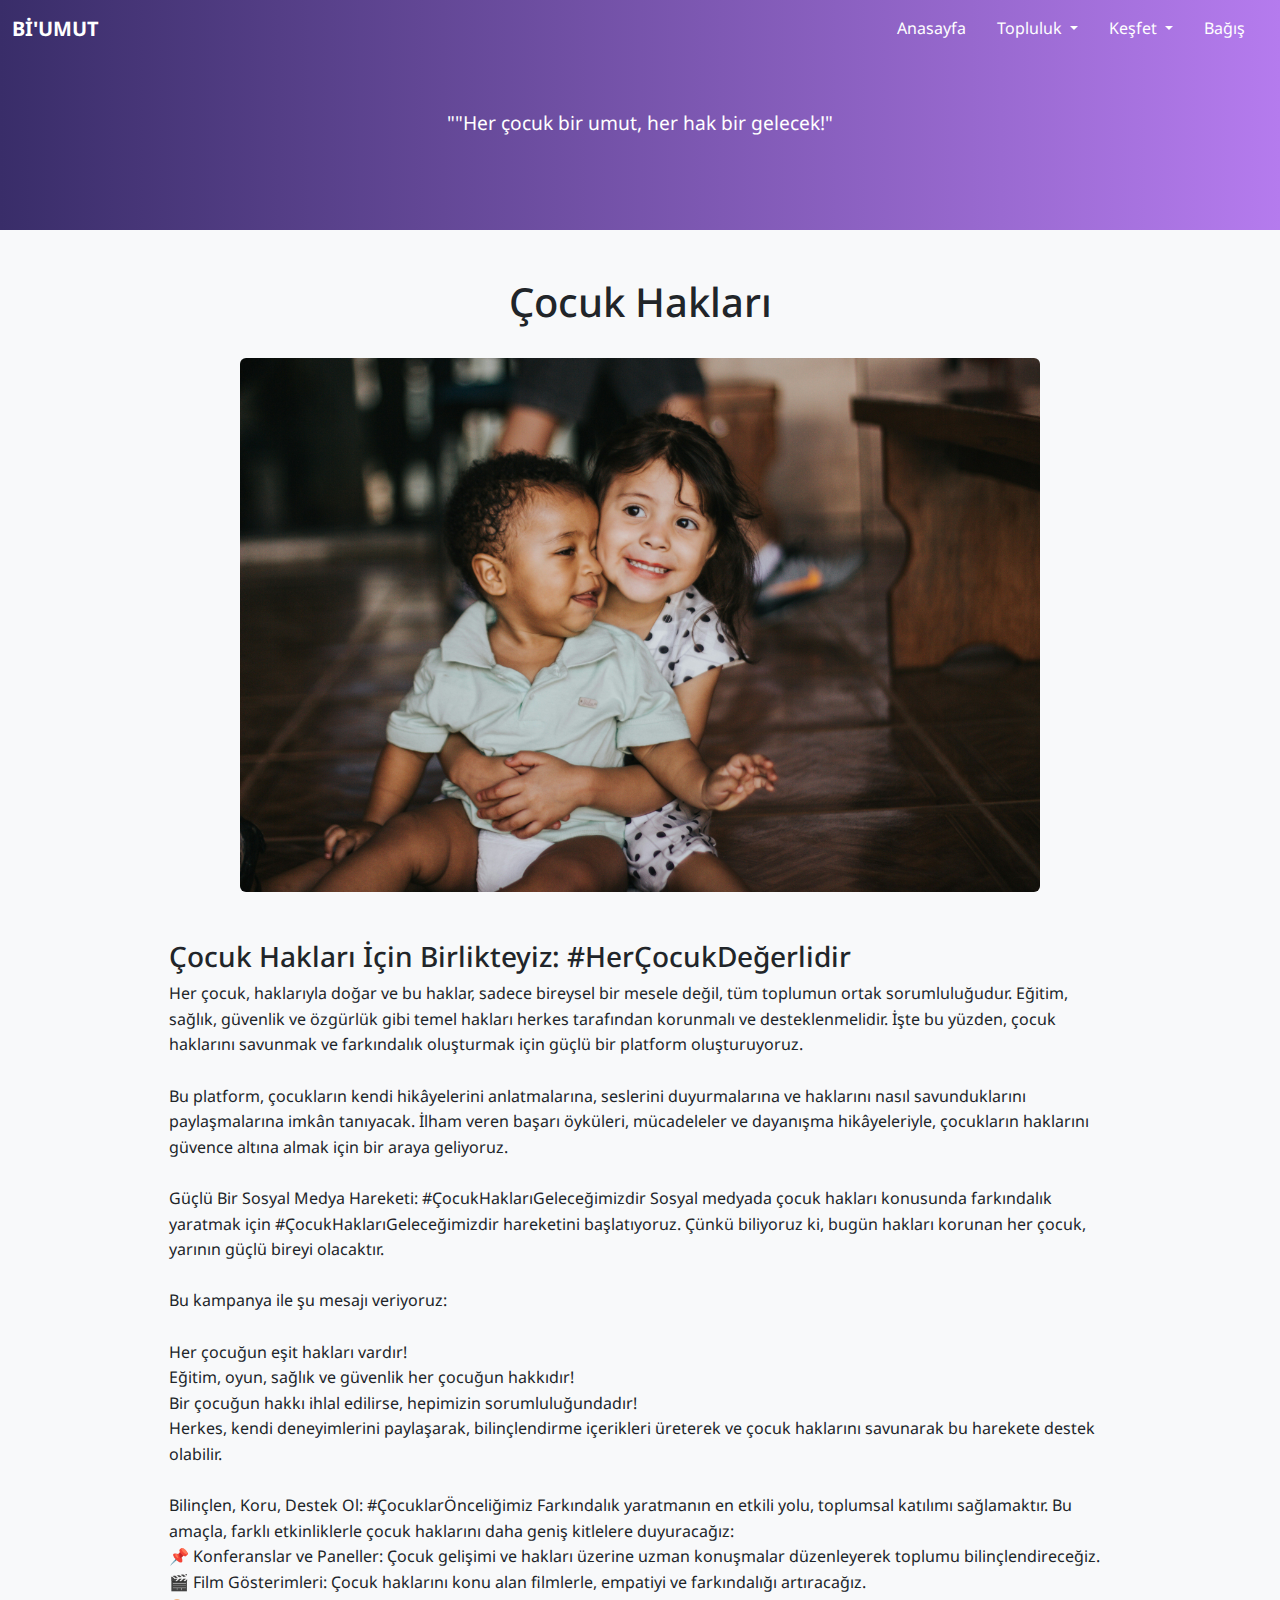
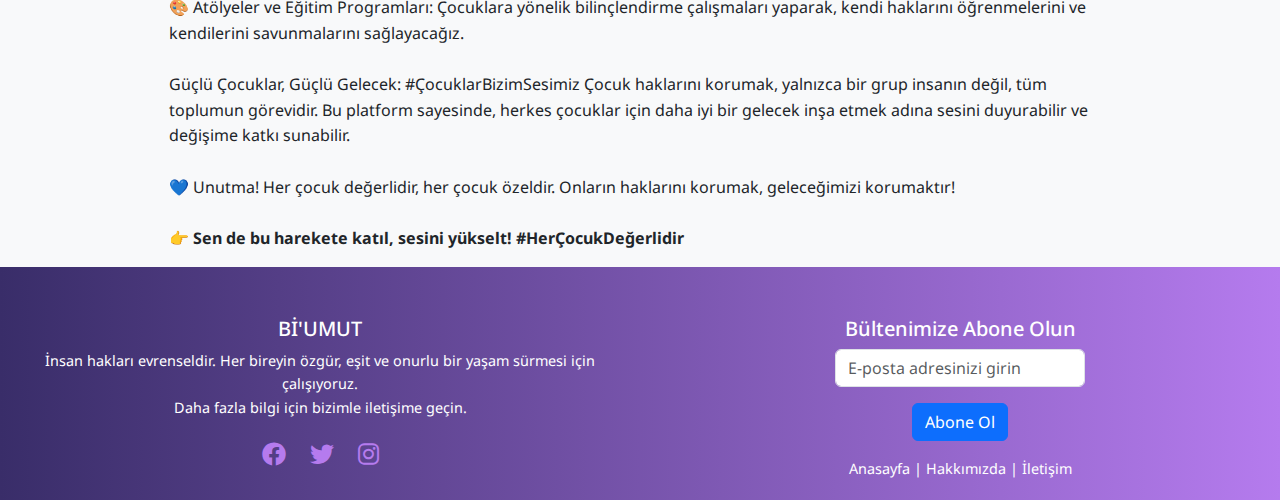
<file: Kodluyoruz Proje/cocukhakları.html>
<!DOCTYPE html>
<html lang="tr">

<head>
    <meta charset="UTF-8" />
    <meta name="viewport" content="width=device-width, initial-scale=1.0" />
    <title>Çocuk Hakları</title>
    <link href="https://cdn.jsdelivr.net/npm/bootstrap@5.3.0-alpha3/dist/css/bootstrap.min.css" rel="stylesheet">
    <link rel="stylesheet" href="https://cdnjs.cloudflare.com/ajax/libs/font-awesome/6.0.0-beta3/css/all.min.css">

    <link rel="stylesheet" href="style.css">
</head>

<body>
    <style>
        .centered-image {
            display: block;
            margin: 0 auto;
        }

        .centered-image {
            display: block;
            margin: 0 auto;
            width: 80;
            /* Resmi %40 küçült */
            max-width: 800px;
        }
    </style>

    <!-- Header -->
    <nav class="navbar navbar-expand-lg">
        <div class="container-fluid">
            <a class="navbar-brand" href="index.html">Bİ'UMUT</a>
            <button class="navbar-toggler" type="button" data-bs-toggle="collapse" data-bs-target="#navbarNavDropdown"
                aria-controls="navbarNavDropdown" aria-expanded="false" aria-label="Toggle navigation">
                <span class="navbar-toggler-icon"></span>
            </button>
            <div class="collapse navbar-collapse" id="navbarNavDropdown">
                <ul class="navbar-nav ms-auto">
                    <li class="nav-item">
                        <a class="nav-link active" aria-current="page" href="index.html">Anasayfa</a>
                    </li>
                    <li class="nav-item dropdown">
                        <a class="nav-link dropdown-toggle" href="#" id="navbarDropdownMenuLink" role="button"
                            data-bs-toggle="dropdown" aria-expanded="false">
                            Topluluk
                        </a>
                        <ul class="dropdown-menu" aria-labelledby="navbarDropdownMenuLink">
                            <li><a class="dropdown-item" href="about.html">Hakkımızda</a></li>
                            <li><a class="dropdown-item" href="contact.html">İletişim</a></li>
                        </ul>
                    </li>
                    <li class="nav-item dropdown">
                        <a class="nav-link dropdown-toggle" href="#" id="navbarDropdownMenuLink2" role="button"
                            data-bs-toggle="dropdown" aria-expanded="false">
                            Keşfet
                        </a>
                        <ul class="dropdown-menu" aria-labelledby="navbarDropdownMenuLink2">

                            <li><a class="dropdown-item" href="kadin_haklari.html">Kadın Hakları</a></li>
                            <li><a class="dropdown-item" href="cocukhakları.html">Çocuk Hakları</a></li>
                            <li><a class="dropdown-item" href="ifadeozgurlugu.html">İfade Özgürlüğü</a></li>
                            <li><a class="dropdown-item" href="mültecihakları.html">Mülteci Hakları</a></li>
                            <li><a class="dropdown-item" href="savasvesivilhaklar.html">Savaş ve Sivil Hakları</a></li>
                            <li><a class="dropdown-item" href="adalet_hukuk.html">Adalet ve Hukuk</a></li>
                        </ul>
                    </li>
                    <li class="nav-item">
                        <a class="nav-link" href="donate.html">Bağış</a>
                    </li>
                </ul>
            </div>
        </div>
    </nav>

    <!-- Hero Section -->
    <div class="hero-section p">
        <p>""Her çocuk bir umut, her hak bir gelecek!"</p>
        <br>
    </div>


    <!-- ana bölüm -->
    <div class="container mt-5 d-flex flex-column align-items-center text-center">
        <h1 class="text-center">Çocuk Hakları</h1>
    </div>

    <!-- Content Section -->
    <div class="container mt-4 text-center">
        <img src="./public/Çocuk Hakları.jpg" class="img-fluid rounded centered-image" alt="Mülteci Hakları" />
    </div>

    <!-- Organizations Section -->
    <div class="container mt-5 d-flex justify-content-center">
        <div class="w-75">
            <h3 class="text-start">Çocuk Hakları İçin Birlikteyiz: #HerÇocukDeğerlidir
            </h3>
            <p>
                Her çocuk, haklarıyla doğar ve bu haklar, sadece bireysel bir mesele değil, tüm toplumun ortak
                sorumluluğudur. Eğitim, sağlık, güvenlik ve özgürlük gibi temel hakları herkes tarafından korunmalı ve
                desteklenmelidir. İşte bu yüzden, çocuk haklarını savunmak ve farkındalık oluşturmak için güçlü bir
                platform oluşturuyoruz.
                <br><br>
                Bu platform, çocukların kendi hikâyelerini anlatmalarına, seslerini duyurmalarına ve haklarını nasıl
                savunduklarını paylaşmalarına imkân tanıyacak. İlham veren başarı öyküleri, mücadeleler ve dayanışma
                hikâyeleriyle, çocukların haklarını güvence altına almak için bir araya geliyoruz.
                <br><br>
                Güçlü Bir Sosyal Medya Hareketi: #ÇocukHaklarıGeleceğimizdir
                Sosyal medyada çocuk hakları konusunda farkındalık yaratmak için #ÇocukHaklarıGeleceğimizdir hareketini
                başlatıyoruz. Çünkü biliyoruz ki, bugün hakları korunan her çocuk, yarının güçlü bireyi olacaktır.
                <br><br>
                Bu kampanya ile şu mesajı veriyoruz:
                <br><br>
                Her çocuğun eşit hakları vardır!<br>
                Eğitim, oyun, sağlık ve güvenlik her çocuğun hakkıdır!<br>
                Bir çocuğun hakkı ihlal edilirse, hepimizin sorumluluğundadır!<br>
                Herkes, kendi deneyimlerini paylaşarak, bilinçlendirme içerikleri üreterek ve çocuk haklarını savunarak
                bu harekete destek olabilir.
                <br><br>
                Bilinçlen, Koru, Destek Ol: #ÇocuklarÖnceliğimiz
                Farkındalık yaratmanın en etkili yolu, toplumsal katılımı sağlamaktır. Bu amaçla, farklı etkinliklerle
                çocuk haklarını daha geniş kitlelere duyuracağız:<br>
                📌 Konferanslar ve Paneller: Çocuk gelişimi ve hakları üzerine uzman konuşmalar düzenleyerek toplumu
                bilinçlendireceğiz.<br>
                🎬 Film Gösterimleri: Çocuk haklarını konu alan filmlerle, empatiyi ve farkındalığı artıracağız.<br>
                🎨 Atölyeler ve Eğitim Programları: Çocuklara yönelik bilinçlendirme çalışmaları yaparak, kendi
                haklarını öğrenmelerini ve kendilerini savunmalarını sağlayacağız.
                <br><br>
                Güçlü Çocuklar, Güçlü Gelecek: #ÇocuklarBizimSesimiz
                Çocuk haklarını korumak, yalnızca bir grup insanın değil, tüm toplumun görevidir. Bu platform sayesinde,
                herkes çocuklar için daha iyi bir gelecek inşa etmek adına sesini duyurabilir ve değişime katkı
                sunabilir.
                <br><br>
                💙 Unutma! Her çocuk değerlidir, her çocuk özeldir. Onların haklarını korumak, geleceğimizi korumaktır!
                <br><br>
                <b>👉 Sen de bu harekete katıl, sesini yükselt! #HerÇocukDeğerlidir</b>

            </p>
        </div>
    </div>

    <!-- Footer -->
    <footer class="footer">
        <div class="container">
            <div class="row">
                <div class="col-md-6">
                    <h5>Bİ'UMUT</h5>
                    <p>İnsan hakları evrenseldir. Her bireyin özgür, eşit ve onurlu bir yaşam sürmesi için çalışıyoruz.
                        <br>
                        Daha fazla bilgi için bizimle iletişime geçin.</p>
                    <div class="social-icons">
                        <a href="#"><i class="fab fa-facebook"></i></a>
                        <a href="#"><i class="fab fa-twitter"></i></a>
                        <a href="#"><i class="fab fa-instagram"></i></a>
                    </div>
                </div>
                <div class="col-md-6 form-container">
                    <h5>Bültenimize Abone Olun</h5>
                    <form>
                        <div class="mb-3" style="max-width: 250px;">
                            <input type="email" class="form-control" placeholder="E-posta adresinizi girin">
                        </div>
                        <button type="submit" class="btn btn-primary">Abone Ol</button>
                    </form>
                    <div class="mt-3">
                        <a href="index.html">Anasayfa</a> |
                        <a href="about.html">Hakkımızda</a> |
                        <a href="contact.html">İletişim</a>
                    </div>
                </div>
            </div>
        </div>
    </footer>
    <!-- Bootstrap Bundle (JS, Popper) -->
    <script src="https://cdn.jsdelivr.net/npm/bootstrap@5.3.0-alpha1/dist/js/bootstrap.bundle.min.js"></script>

</body>

</html>
</file>
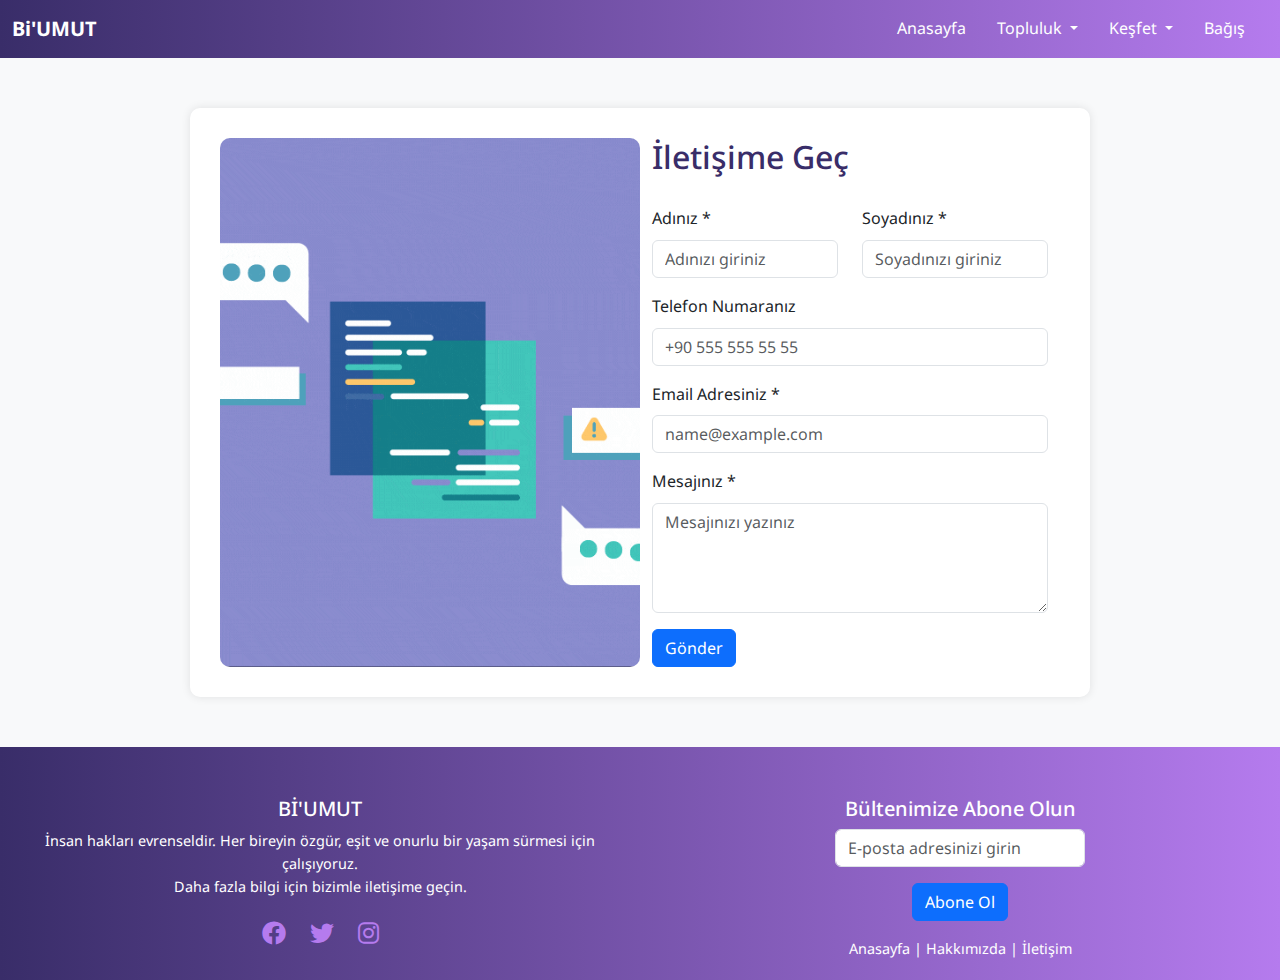
<file: Kodluyoruz Proje/contact.html>
<!DOCTYPE html>
<html lang="en">
<head>
    <meta charset="UTF-8">
    <meta name="viewport" content="width=device-width, initial-scale=1.0">
    <title>İletişime Geç!</title>
    <link href="https://cdn.jsdelivr.net/npm/bootstrap@5.3.0-alpha3/dist/css/bootstrap.min.css" rel="stylesheet">
    <link rel="stylesheet" href="https://cdnjs.cloudflare.com/ajax/libs/font-awesome/6.0.0-beta3/css/all.min.css">
    <link rel="stylesheet" href="style.css">
    
</head>
<style>
    body {
        background-color: #f8f9fa;
    }
    .contact-container {
        max-width: 900px;
        margin: 50px auto;
        background: white;
        padding: 30px;
        border-radius: 10px;
        box-shadow: 0 0 10px rgba(0, 0, 0, 0.1);
    }
    .image-box {
        background: url('./public/Platforms.gif') no-repeat center center;
        background-size: cover;
        border-radius: 10px;
        min-height: 400px;
    }

    .text-primary{
        color:#392d69;
    }
</style>
<body>

    <!-- Header -->
    <nav class="navbar navbar-expand-lg">
        <div class="container-fluid">
            <a class="navbar-brand" href="index.html">Bi'UMUT</a>
            <button class="navbar-toggler" type="button" data-bs-toggle="collapse" data-bs-target="#navbarNavDropdown" aria-controls="navbarNavDropdown" aria-expanded="false" aria-label="Toggle navigation">
                <span class="navbar-toggler-icon"></span>
            </button>
            <div class="collapse navbar-collapse" id="navbarNavDropdown">
                <ul class="navbar-nav ms-auto">
                    <li class="nav-item">
                        <a class="nav-link active" aria-current="page" href="index.html" >Anasayfa</a>
                    </li>
                    <li class="nav-item dropdown">
                        <a class="nav-link dropdown-toggle" href="#" id="navbarDropdownMenuLink" role="button" data-bs-toggle="dropdown" aria-expanded="false">
                            Topluluk
                        </a>
                        <ul class="dropdown-menu" aria-labelledby="navbarDropdownMenuLink">
                            <li><a class="dropdown-item" href="about.html">Hakkımızda</a></li>
                            <li><a class="dropdown-item" href="contact.html">İletişim</a></li>
                        </ul>
                    </li>
                    <li class="nav-item dropdown">
                        <a class="nav-link dropdown-toggle" href="#" id="navbarDropdownMenuLink2" role="button" data-bs-toggle="dropdown" aria-expanded="false">
                            Keşfet
                        </a>
                        <ul class="dropdown-menu" aria-labelledby="navbarDropdownMenuLink2">

                            
                            <li><a class="dropdown-item" href="kadin_haklari.html">Kadın Hakları</a></li>
                            <li><a class="dropdown-item" href="cocukhakları.html">Çocuk Hakları</a></li>
                            <li><a class="dropdown-item" href="ifadeozgurlugu.html">İfade Özgürlüğü</a></li>
                            <li><a class="dropdown-item" href="mültecihakları.html">Mülteci Hakları</a></li>
                            <li><a class="dropdown-item" href="savasvesivilhaklar.html">Savaş ve Sivil Hakları</a></li>
                            <li><a class="dropdown-item" href="adalet_hukuk.html">Adalet ve Hukuk</a></li>
                        </ul>
                    </li>
                    <li class="nav-item">
                        <a class="nav-link" href="donate.html">Bağış</a>
                    </li>
                </ul>
            </div>
        </div>
    </nav>

    <div class="container">
        <div class="contact-container row">
            <div class="col-md-6 image-box"></div>
            <div class="col-md-6">
                <h2  style="color:#392d69">İletişime Geç</h2>
                <form>
                    <div class="row">
                        <div class="col-md-6 mb-3">
                            <label class="form-label">Adınız *</label>
                            <input type="text" class="form-control" placeholder="Adınızı giriniz">
                        </div>
                        <div class="col-md-6 mb-3">
                            <label class="form-label">Soyadınız *</label>
                            <input type="text" class="form-control" placeholder="Soyadınızı giriniz">
                        </div>
                    </div>
                    <div class="mb-3">
                        <label class="form-label">Telefon Numaranız</label>
                        <input type="text" class="form-control" placeholder="+90 555 555 55 55">
                    </div>
                    <div class="mb-3">
                        <label class="form-label">Email Adresiniz *</label>
                        <input type="email" class="form-control" placeholder="name@example.com">
                    </div>
                    <div class="mb-3">
                        <label class="form-label">Mesajınız *</label>
                        <textarea class="form-control" rows="4" placeholder="Mesajınızı yazınız"></textarea>
                    </div>
                    <button type="submit" class="btn btn-primary">Gönder</button>
                </form>
            </div>
        </div>
    </div>


   
    <!-- Footer -->
    <footer class="footer">
        <div class="container">
            <div class="row">
                <div class="col-md-6">
                    <h5>Bİ'UMUT</h5>
                    <p>İnsan hakları evrenseldir. Her bireyin özgür, eşit ve onurlu bir yaşam sürmesi için çalışıyoruz. <br>
                        Daha fazla bilgi için bizimle iletişime geçin.</p>
                    <div class="social-icons">
                        <a href="#"><i class="fab fa-facebook"></i></a>
                        <a href="#"><i class="fab fa-twitter"></i></a>
                        <a href="#"><i class="fab fa-instagram"></i></a>
                    </div>
                </div>
                <div class="col-md-6 form-container">
                    <h5>Bültenimize Abone Olun</h5>
                    <form>
                        <div class="mb-3" style="max-width: 250px;">
                            <input type="email" class="form-control" placeholder="E-posta adresinizi girin">
                        </div>
                        <button type="submit" class="btn btn-primary">Abone Ol</button>
                    </form>
                    <div class="mt-3">
                        <a href="index.html">Anasayfa</a> |
                        <a href="about.html">Hakkımızda</a> |
                        <a href="contact.html">İletişim</a>
                    </div>
                </div>
            </div>
        </div>
    </footer>
<script src="https://cdn.jsdelivr.net/npm/bootstrap@5.3.0-alpha1/dist/js/bootstrap.bundle.min.js"></script>

</body>
</file>
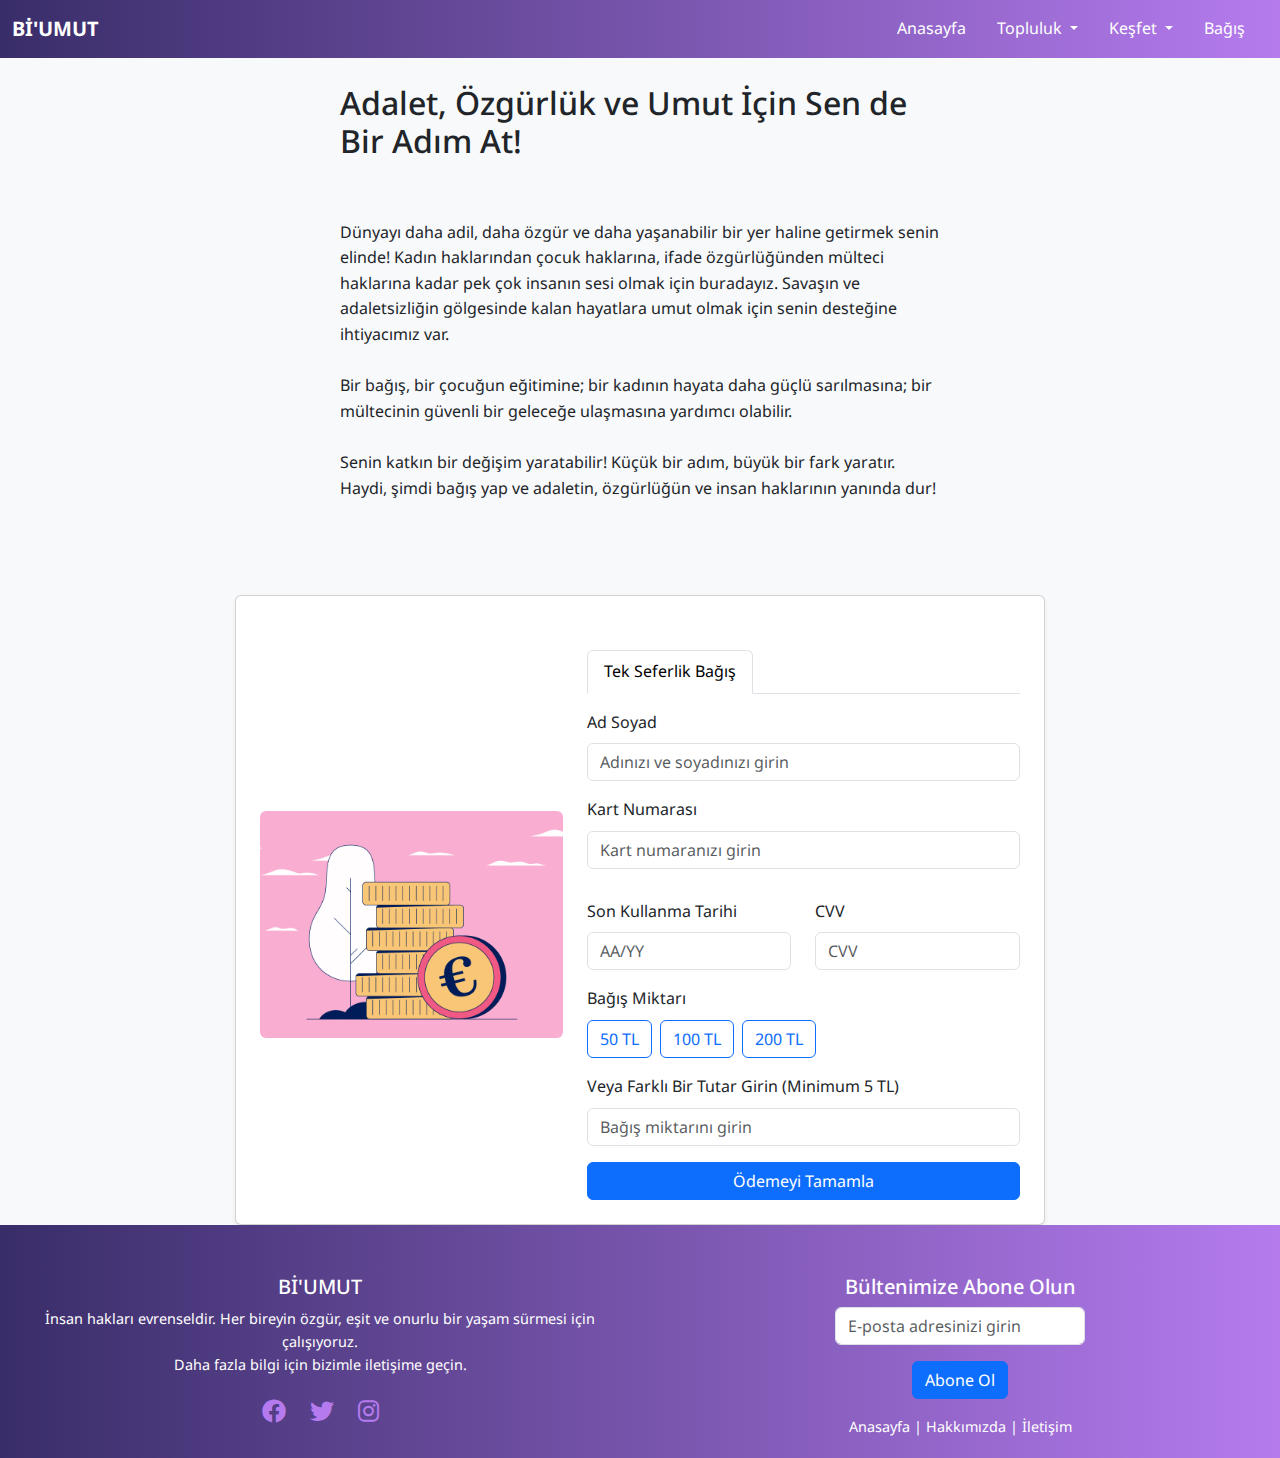
<file: Kodluyoruz Proje/donate.html>
<!DOCTYPE html>
<html lang="en">

<head>
    <meta charset="UTF-8">
    <meta name="viewport" content="width=device-width, initial-scale=1.0">
    <title>Bağış Yap</title>
    <link href="https://cdn.jsdelivr.net/npm/bootstrap@5.3.0-alpha3/dist/css/bootstrap.min.css" rel="stylesheet">
    <link rel="stylesheet" href="https://cdnjs.cloudflare.com/ajax/libs/font-awesome/6.0.0-beta3/css/all.min.css">
    <link rel="stylesheet" href="style.css">

</head>
<style>
    body {
        background-color: #f8f9fa;
    }

    .contact-container {
        max-width: 900px;
        margin: 50px auto;
        background: white;
        padding: 30px;
        border-radius: 10px;
        box-shadow: 0 0 10px rgba(0, 0, 0, 0.1);
    }

    .image-box {
        background: url('./public/Giftception.gif') no-repeat center center;
        background-size: cover;
        border-radius: 10px;
        min-height: 400px;
    }

    .form-container {
        max-width: 1000px;
        /* Form genişliğini belirler */
        margin: 0 auto;
        /* Ortalamak için */
    }
</style>

<body>

    <!-- Header -->
    <nav class="navbar navbar-expand-lg" >
        <div class="container-fluid">
            <a class="navbar-brand" href="index.html">Bİ'UMUT</a>
            <button class="navbar-toggler" type="button" data-bs-toggle="collapse" data-bs-target="#navbarNavDropdown" aria-controls="navbarNavDropdown" aria-expanded="false" aria-label="Toggle navigation">
                <span class="navbar-toggler-icon"></span>
            </button>
            <div class="collapse navbar-collapse" id="navbarNavDropdown">
                <ul class="navbar-nav ms-auto">
                    <li class="nav-item">
                        <a class="nav-link active" aria-current="page" href="#" >Anasayfa</a>
                    </li>
                    <li class="nav-item dropdown">
                        <a class="nav-link dropdown-toggle" href="#" id="navbarDropdownMenuLink" role="button" data-bs-toggle="dropdown" aria-expanded="false">
                            Topluluk
                        </a>
                        <ul class="dropdown-menu" aria-labelledby="navbarDropdownMenuLink">
                            <li><a class="dropdown-item" href="about.html">Hakkımızda</a></li>
                            <li><a class="dropdown-item" href="contact.html">İletişim</a></li>
                        </ul>
                    </li>
                    <li class="nav-item dropdown">
                        <a class="nav-link dropdown-toggle" href="#" id="navbarDropdownMenuLink2" role="button" data-bs-toggle="dropdown" aria-expanded="false">
                            Keşfet
                        </a>
                        <ul class="dropdown-menu" aria-labelledby="navbarDropdownMenuLink2">

                            <li><a class="dropdown-item" href="kadin_haklari.html">Kadın Hakları</a></li>
                            <li><a class="dropdown-item" href="cocukhakları.html">Çocuk Hakları</a></li>
                            <li><a class="dropdown-item" href="ifadeozgurlugu.html">İfade Özgürlüğü</a></li>
                            <li><a class="dropdown-item" href="mültecihakları.html">Mülteci Hakları</a></li>
                            <li><a class="dropdown-item" href="savasvesivilhaklar.html">Savaş ve Sivil Hakları</a></li>
                            <li><a class="dropdown-item" href="adalet_hukuk.html">Adalet ve Hukuk</a></li>
                        </ul>
                    </li>
                    <li class="nav-item">
                        <a class="nav-link" href="donate.html">Bağış</a>
                    </li>
                </ul>
            </div>
        </div>
    </nav>

    <br>
    <div class="container text-center header-space">
        <div class="mx-auto text-start" style="max-width: 600px;">
            <h2>Adalet, Özgürlük ve Umut İçin Sen de Bir Adım At!</h2><br><br>
            <p>Dünyayı daha adil, daha özgür ve daha yaşanabilir bir yer haline getirmek senin elinde! Kadın haklarından
                çocuk haklarına, ifade özgürlüğünden mülteci haklarına kadar pek çok insanın sesi olmak için buradayız.
                Savaşın ve adaletsizliğin gölgesinde kalan hayatlara umut olmak için senin desteğine ihtiyacımız
                var.<br><br>

                Bir bağış, bir çocuğun eğitimine; bir kadının hayata daha güçlü sarılmasına; bir mültecinin güvenli bir
                geleceğe ulaşmasına yardımcı olabilir.<br><br>

                Senin katkın bir değişim yaratabilir! Küçük bir adım, büyük bir fark yaratır. Haydi, şimdi bağış yap ve
                adaletin, özgürlüğün ve insan haklarının yanında dur!</p>
        </div>
    </div>



    <div class="container mt-5 form-container">
        <div class="row justify-content-center">
            <div class="col-md-10">
                <div class="card p-4 shadow-sm">
                    <div class="row">
                        <!-- Sol taraf: Resim Alanı -->
                        <div class="col-md-5 d-flex align-items-center justify-content-center">
                            <img src="./public/Saving money.gif" alt="Bağış Görseli" class="img-fluid rounded">
                        </div>

                        <!-- Sağ taraf: Form Alanı -->
                        <div class="col-md-7">
                            <ul class="nav nav-tabs mb-3" id="tabMenu">

                                <a class="nav-link active" href="#">Tek Seferlik Bağış</a>

                            </ul>
                            <form>
                                <div class="mb-3">
                                    <label for="adSoyad" class="form-label">Ad Soyad</label>
                                    <input type="text" class="form-control" id="adSoyad"
                                        placeholder="Adınızı ve soyadınızı girin">
                                </div>
                                <div class="mb-3">
                                    <label for="kartNumarasi" class="form-label">Kart Numarası</label>
                                    <input type="text" class="form-control" id="kartNumarasi"
                                        placeholder="Kart numaranızı girin">
                                </div>
                                <div class="row mb-3">
                                    <div class="col-md-6">
                                        <label for="sonKullanma" class="form-label">Son Kullanma Tarihi</label>
                                        <input type="text" class="form-control" id="sonKullanma" placeholder="AA/YY">
                                    </div>
                                    <div class="col-md-6">
                                        <label for="cvv" class="form-label">CVV</label>
                                        <input type="text" class="form-control" id="cvv" placeholder="CVV">
                                    </div>
                                </div>
                                <div class="mb-3">
                                    <label class="form-label">Bağış Miktarı</label>
                                    <div class="d-flex gap-2">
                                        <button type="button" class="btn btn-outline-primary">50 TL</button>
                                        <button type="button" class="btn btn-outline-primary">100 TL</button>
                                        <button type="button" class="btn btn-outline-primary">200 TL</button>
                                    </div>
                                </div>
                                <div class="mb-3">
                                    <label for="bagisMiktari" class="form-label">Veya Farklı Bir Tutar Girin (Minimum 5
                                        TL)</label>
                                    <input type="number" class="form-control" id="bagisMiktari"
                                        placeholder="Bağış miktarını girin" min="5">
                                </div>
                                <button type="submit" class="btn btn-primary w-100">Ödemeyi Tamamla</button>
                            </form>
                        </div>
                    </div>
                </div>
            </div>
        </div>
    </div>

    <!-- Footer -->
    <footer class="footer">
        <div class="container">
            <div class="row">
                <div class="col-md-6">
                    <h5>Bİ'UMUT</h5>
                    <p>İnsan hakları evrenseldir. Her bireyin özgür, eşit ve onurlu bir yaşam sürmesi için çalışıyoruz. <br>
                        Daha fazla bilgi için bizimle iletişime geçin.</p>
                    <div class="social-icons">
                        <a href="#"><i class="fab fa-facebook"></i></a>
                        <a href="#"><i class="fab fa-twitter"></i></a>
                        <a href="#"><i class="fab fa-instagram"></i></a>
                    </div>
                </div>
                <div class="col-md-6 form-container">
                    <h5>Bültenimize Abone Olun</h5>
                    <form>
                        <div class="mb-3" style="max-width: 250px;">
                            <input type="email" class="form-control" placeholder="E-posta adresinizi girin">
                        </div>
                        <button type="submit" class="btn btn-primary">Abone Ol</button>
                    </form>
                    <div class="mt-3">
                        <a href="index.html">Anasayfa</a> |
                        <a href="about.html">Hakkımızda</a> |
                        <a href="contact.html">İletişim</a>
                    </div>
                </div>
            </div>
        </div>
    </footer>

    <script src="https://cdn.jsdelivr.net/npm/bootstrap@5.3.0-alpha3/dist/js/bootstrap.bundle.min.js"></script>
</body>
</file>
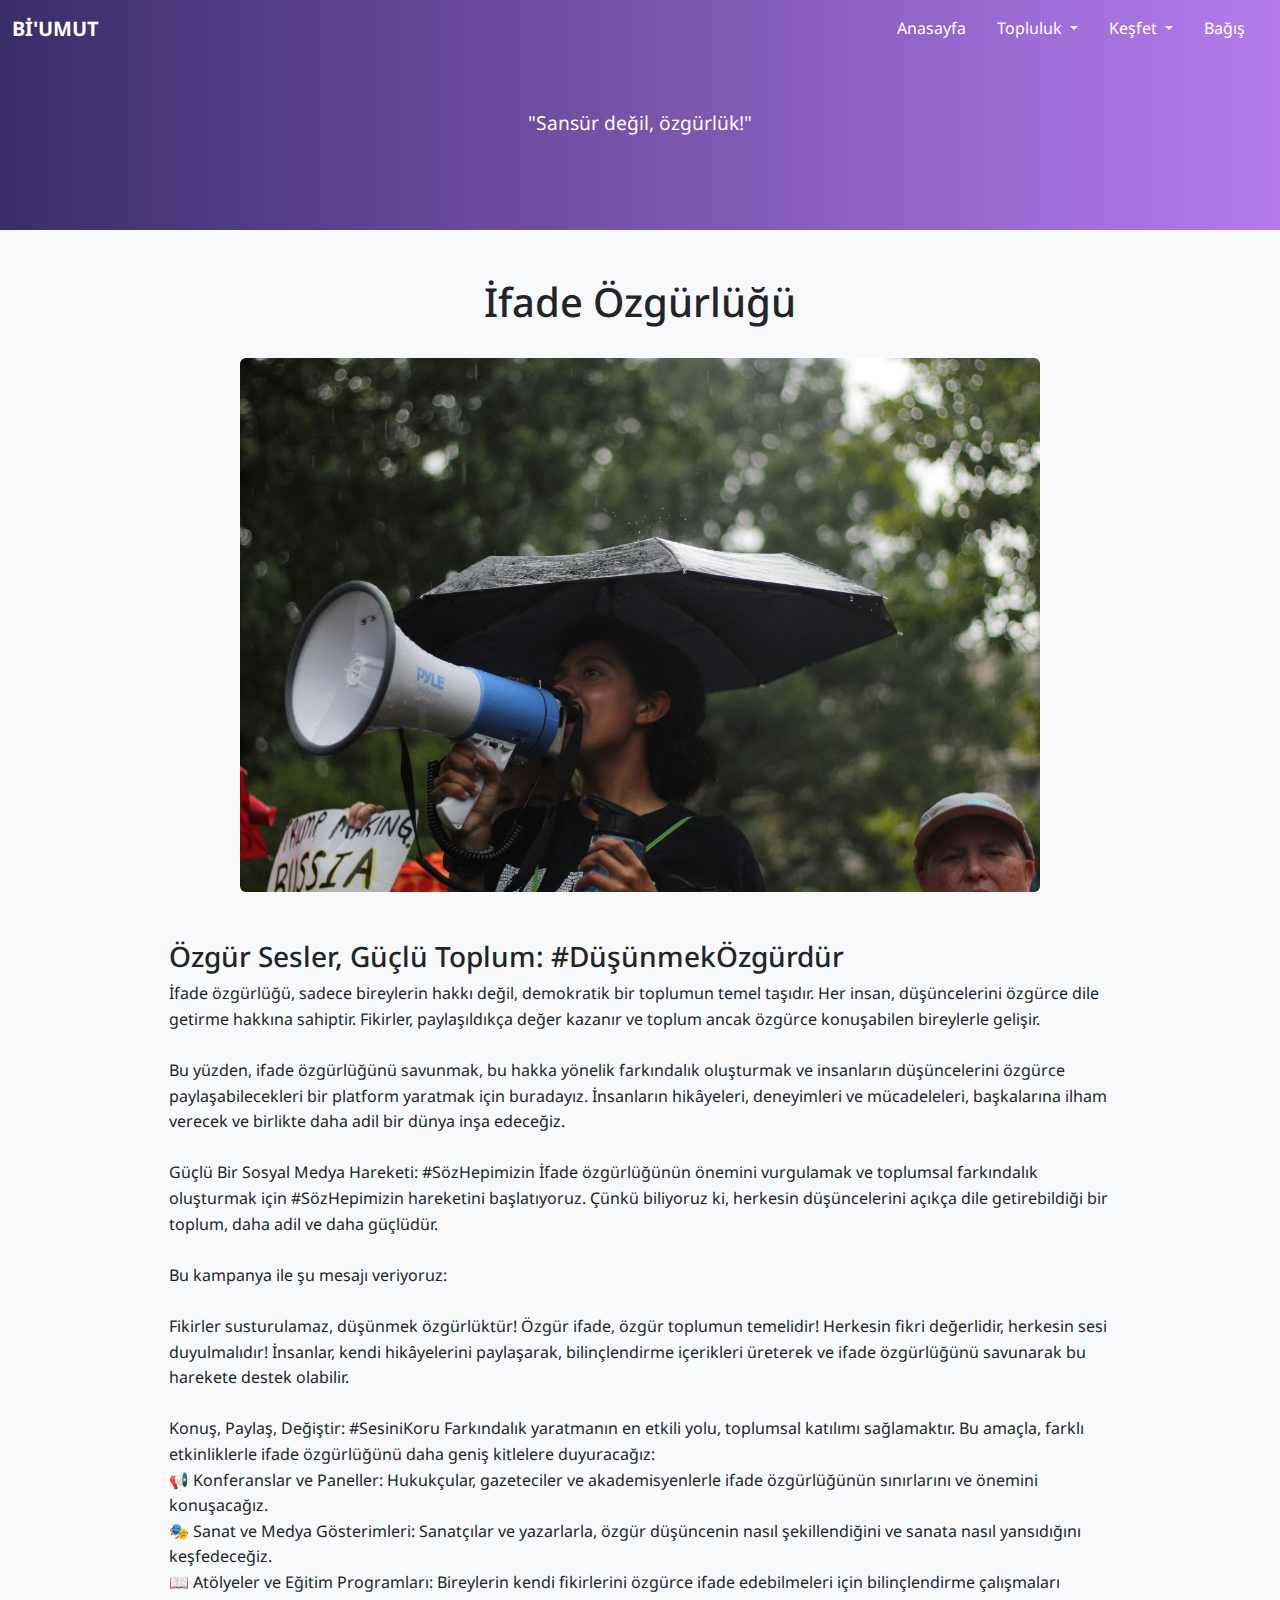
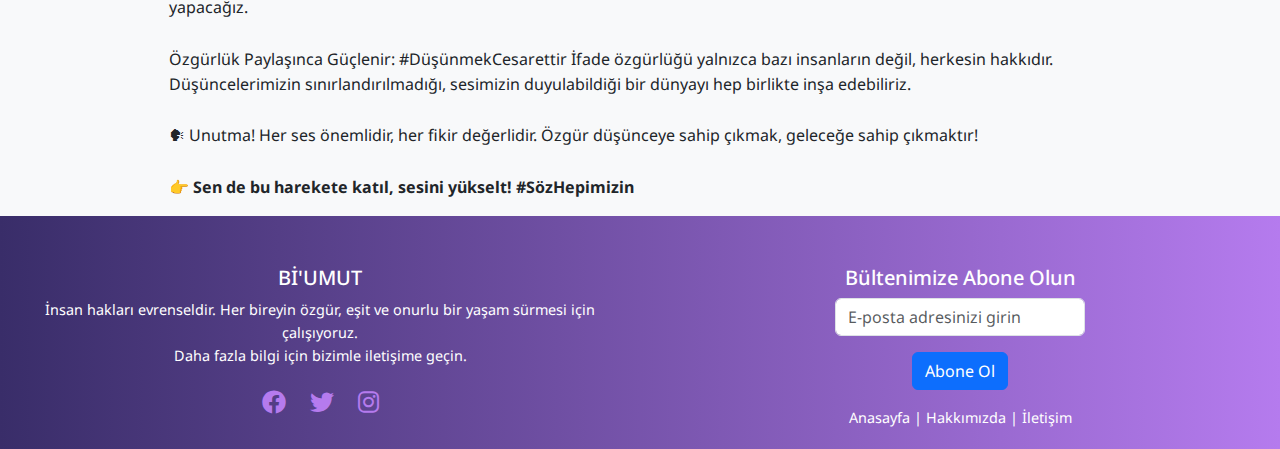
<file: Kodluyoruz Proje/ifadeozgurlugu.html>
<!DOCTYPE html>
<html lang="tr">

<head>
    <meta charset="UTF-8" />
    <meta name="viewport" content="width=device-width, initial-scale=1.0" />
    <title>İfade Özgürlüğü</title>
    <link href="https://cdn.jsdelivr.net/npm/bootstrap@5.3.0-alpha3/dist/css/bootstrap.min.css" rel="stylesheet">
    <link rel="stylesheet" href="https://cdnjs.cloudflare.com/ajax/libs/font-awesome/6.0.0-beta3/css/all.min.css">

    <link rel="stylesheet" href="style.css">
</head>

<body>
    <style>
        .centered-image {
            display: block;
            margin: 0 auto;
        }

        .centered-image {
            display: block;
            margin: 0 auto;
            width: 80;
            /* Resmi %40 küçült */
            max-width: 800px;
        }
    </style>

    <!-- Header -->
    <nav class="navbar navbar-expand-lg">
        <div class="container-fluid">
            <a class="navbar-brand" href="index.html">Bİ'UMUT</a>
            <button class="navbar-toggler" type="button" data-bs-toggle="collapse" data-bs-target="#navbarNavDropdown"
                aria-controls="navbarNavDropdown" aria-expanded="false" aria-label="Toggle navigation">
                <span class="navbar-toggler-icon"></span>
            </button>
            <div class="collapse navbar-collapse" id="navbarNavDropdown">
                <ul class="navbar-nav ms-auto">
                    <li class="nav-item">
                        <a class="nav-link active" aria-current="page" href="index.html">Anasayfa</a>
                    </li>
                    <li class="nav-item dropdown">
                        <a class="nav-link dropdown-toggle" href="#" id="navbarDropdownMenuLink" role="button"
                            data-bs-toggle="dropdown" aria-expanded="false">
                            Topluluk
                        </a>
                        <ul class="dropdown-menu" aria-labelledby="navbarDropdownMenuLink">
                            <li><a class="dropdown-item" href="about.html">Hakkımızda</a></li>
                            <li><a class="dropdown-item" href="contact.html">İletişim</a></li>
                        </ul>
                    </li>
                    <li class="nav-item dropdown">
                        <a class="nav-link dropdown-toggle" href="#" id="navbarDropdownMenuLink2" role="button"
                            data-bs-toggle="dropdown" aria-expanded="false">
                            Keşfet
                        </a>
                        <ul class="dropdown-menu" aria-labelledby="navbarDropdownMenuLink2">

                            <li><a class="dropdown-item" href="kadin_haklari.html">Kadın Hakları</a></li>
                            <li><a class="dropdown-item" href="cocukhakları.html">Çocuk Hakları</a></li>
                            <li><a class="dropdown-item" href="ifadeozgurlugu.html">İfade Özgürlüğü</a></li>
                            <li><a class="dropdown-item" href="mültecihakları.html">Mülteci Hakları</a></li>
                            <li><a class="dropdown-item" href="savasvesivilhaklar.html">Savaş ve Sivil Hakları</a></li>
                            <li><a class="dropdown-item" href="adalet_hukuk.html">Adalet ve Hukuk</a></li>
                        </ul>
                    </li>
                    <li class="nav-item">
                        <a class="nav-link" href="donate.html">Bağış</a>
                    </li>
                </ul>
            </div>
        </div>
    </nav>

    <!-- Hero Section -->
    <div class="hero-section p">
        <p>"Sansür değil, özgürlük!"
        </p>
        <br>
    </div>


    <!-- ana bölüm -->
    <div class="container mt-5 d-flex flex-column align-items-center text-center">
        <h1 class="text-center">İfade Özgürlüğü</h1>
    </div>

    <!-- Content Section -->
    <div class="container mt-4 text-center">
        <img src="./public/İfade Özgürlüğü.jpg" class="img-fluid rounded centered-image" alt="Mülteci Hakları" />
    </div>

    <!-- Organizations Section -->
    <div class="container mt-5 d-flex justify-content-center">
        <div class="w-75">
            <h3 class="text-start">Özgür Sesler, Güçlü Toplum: #DüşünmekÖzgürdür

            </h3>
            <p>
                İfade özgürlüğü, sadece bireylerin hakkı değil, demokratik bir toplumun temel taşıdır. Her insan,
                düşüncelerini özgürce dile getirme hakkına sahiptir. Fikirler, paylaşıldıkça değer kazanır ve toplum
                ancak özgürce konuşabilen bireylerle gelişir.
                <br><br>
                Bu yüzden, ifade özgürlüğünü savunmak, bu hakka yönelik farkındalık oluşturmak ve insanların
                düşüncelerini özgürce paylaşabilecekleri bir platform yaratmak için buradayız. İnsanların hikâyeleri,
                deneyimleri ve mücadeleleri, başkalarına ilham verecek ve birlikte daha adil bir dünya inşa edeceğiz.
                <br><br>
                Güçlü Bir Sosyal Medya Hareketi: #SözHepimizin
                İfade özgürlüğünün önemini vurgulamak ve toplumsal farkındalık oluşturmak için #SözHepimizin hareketini
                başlatıyoruz. Çünkü biliyoruz ki, herkesin düşüncelerini açıkça dile getirebildiği bir toplum, daha adil
                ve daha güçlüdür.
                <br><br>
                Bu kampanya ile şu mesajı veriyoruz:
                <br><br>
                Fikirler susturulamaz, düşünmek özgürlüktür!
                Özgür ifade, özgür toplumun temelidir!
                Herkesin fikri değerlidir, herkesin sesi duyulmalıdır!
                İnsanlar, kendi hikâyelerini paylaşarak, bilinçlendirme içerikleri üreterek ve ifade özgürlüğünü
                savunarak bu harekete destek olabilir.
                <br><br>
                Konuş, Paylaş, Değiştir: #SesiniKoru
                Farkındalık yaratmanın en etkili yolu, toplumsal katılımı sağlamaktır. Bu amaçla, farklı etkinliklerle
                ifade özgürlüğünü daha geniş kitlelere duyuracağız:<br>
                📢 Konferanslar ve Paneller: Hukukçular, gazeteciler ve akademisyenlerle ifade özgürlüğünün sınırlarını
                ve önemini konuşacağız.<br>
                🎭 Sanat ve Medya Gösterimleri: Sanatçılar ve yazarlarla, özgür düşüncenin nasıl şekillendiğini ve
                sanata nasıl yansıdığını keşfedeceğiz.<br>
                📖 Atölyeler ve Eğitim Programları: Bireylerin kendi fikirlerini özgürce ifade edebilmeleri için
                bilinçlendirme çalışmaları yapacağız.
                <br><br>
                Özgürlük Paylaşınca Güçlenir: #DüşünmekCesarettir
                İfade özgürlüğü yalnızca bazı insanların değil, herkesin hakkıdır. Düşüncelerimizin sınırlandırılmadığı,
                sesimizin duyulabildiği bir dünyayı hep birlikte inşa edebiliriz.
                <br><br>
                🗣 Unutma! Her ses önemlidir, her fikir değerlidir. Özgür düşünceye sahip çıkmak, geleceğe sahip
                çıkmaktır!
                <br><br>
                <b>👉 Sen de bu harekete katıl, sesini yükselt! #SözHepimizin</b>


            </p>
        </div>
    </div>

    <!-- Footer -->
    <footer class="footer">
        <div class="container">
            <div class="row">
                <div class="col-md-6">
                    <h5>Bİ'UMUT</h5>
                    <p>İnsan hakları evrenseldir. Her bireyin özgür, eşit ve onurlu bir yaşam sürmesi için çalışıyoruz.
                        <br>
                        Daha fazla bilgi için bizimle iletişime geçin.
                    </p>
                    <div class="social-icons">
                        <a href="#"><i class="fab fa-facebook"></i></a>
                        <a href="#"><i class="fab fa-twitter"></i></a>
                        <a href="#"><i class="fab fa-instagram"></i></a>
                    </div>
                </div>
                <div class="col-md-6 form-container">
                    <h5>Bültenimize Abone Olun</h5>
                    <form>
                        <div class="mb-3" style="max-width: 250px;">
                            <input type="email" class="form-control" placeholder="E-posta adresinizi girin">
                        </div>
                        <button type="submit" class="btn btn-primary">Abone Ol</button>
                    </form>
                    <div class="mt-3">
                        <a href="index.html">Anasayfa</a> |
                        <a href="about.html">Hakkımızda</a> |
                        <a href="contact.html">İletişim</a>
                    </div>
                </div>
            </div>
        </div>
    </footer>
    <!-- Bootstrap Bundle (JS, Popper) -->
    <script src="https://cdn.jsdelivr.net/npm/bootstrap@5.3.0-alpha1/dist/js/bootstrap.bundle.min.js"></script>

</body>

</html>
</file>
<file: Kodluyoruz Proje/style.css>
/* General Styles */

@import url('https://fonts.googleapis.com/css2?family=Noto+Sans:ital,wght@0,100..900;1,100..900&family=Open+Sans:ital,wght@0,300..800;1,300..800&family=Poppins:ital,wght@0,100;0,200;0,300;0,400;0,500;0,600;0,700;0,800;0,900;1,100;1,200;1,300;1,400;1,500;1,600;1,700;1,800;1,900&display=swap');


body {
  font-family: "Noto Sans", serif;
  line-height: 1.6;
  margin: 0;
  padding: 0;
  box-sizing: border-box;
  background-color: #f8f9fa; /* Light background color */
}

.hero-section {
  background: linear-gradient(
    to left,
    #b57bee,
    #392d69,

  ); /* Gradient background */
}

.navbar-nav {
  justify-content: center;
}

html,
body {
  overflow-x: hidden;
  margin: 0;
  padding: 0;
  width: 100%;
}

.container {
  max-width: 100%;
  overflow: hidden;
}
.container-fluid {
  color: white;
}

.hero-section {
  background: linear-gradient(
    to right,
    #392d69,
    #b57bee
  ); /* Gradient background */
  color: #fff;
  text-align: center;
  padding: 50px 0;
}

.hero-section h1 {
  font-size: 2.5rem;
  margin-bottom: 20px;
}

.hero-section p {
  font-size: 1.2rem;
}

/* Cards Section */
.row {
  display: flex;
  flex-wrap: wrap;
  justify-content: space-around;
  margin-top: 30px;
}

.card {
  width: 100%; /* Full width of column */
}

.topic-card {
  transition: transform 0.3s ease, box-shadow 0.3s ease;
  border: none;
  border-radius: 10px;
  overflow: hidden;
  background-color: #ffffff; /* White card background */
  height: 500px; /* Increased card height */
}

.topic-card img {
  border-top-left-radius: 10px;
  border-top-right-radius: 10px;
  height: 350px; /* Increased image height */
  object-fit: cover;
}

.topic-card:hover {
  transform: translateY(-20px);
  box-shadow: 0 4px 20px rgba(206, 196, 196, 0.87);
}

.topic-card .card-body {
  text-align: center;
  padding: 20px;
  background-color: #f8f9fa;
}

.topic-card .card-title {
  font-size: 1.5rem;
  color: #b57bee;
  margin-bottom: 10px;
}

.topic-card .card-text {
  font-size: 1rem;
  color: #fff7f7;
}

/* Modal Content */
.modal-content {
  border-radius: 10px;
}

.modal-header {
  background-color: #b57bee;
  color: #fff;
  border-bottom: none;
  border-top-left-radius: 10px;
  border-top-right-radius: 10px;
}

.modal-footer {
  border-top: none;
}

.modal-body {
  font-size: 1rem;
  line-height: 1.8;
}

/* Footer */
footer {
  background: linear-gradient(
    to right,
    #392d69,
    #b57bee
  ); /* Dark footer background */
  color: #ffff;
  text-align: center;
  padding: 20px 0;
  font-size: 0.9rem;
}

footer a {
  color: #fff;
  text-decoration: none;
}

footer a:hover {
  color: #ddd;
}

.social-icons a {
  color: #b57bee;
  margin: 0 10px;
  font-size: 1.5rem;
}

.social-icons a:hover {
  color: #a864ec;
}

/* Header */
.navbar-brand {
  font-weight: bold;
  color: white;
}

.navbar-brand:hover {
  color: rgb(247, 239, 239) !important; /* Üzerine gelince rengin değişmesini engeller */
  text-decoration: none; /* Altı çizili olmaması için */
}

.dropdown-menu {
  background-color: #f8f9fa;
}

.navbar {
  background: linear-gradient(to right, #392d69, #b57bee);
  color: white;
}

.form-container {
  display: flex;
  flex-direction: column;
  align-items: center;
  justify-content: center;
}

.carousel {
  max-width: 70%; /* Slider'ı sayfanın %80'i kadar yapar */
  margin: 0 auto; /* Ortalar */
}

.navbar-nav {
  margin-left: auto;
}

.navbar-nav .nav-item {
  margin-right: 15px; /* Menü öğeleri arasına boşluk bırakır */
}

.navbar-nav .nav-link {
  color: white !important; /* Menü öğelerinin rengini beyaz yapar */
}
</file>
